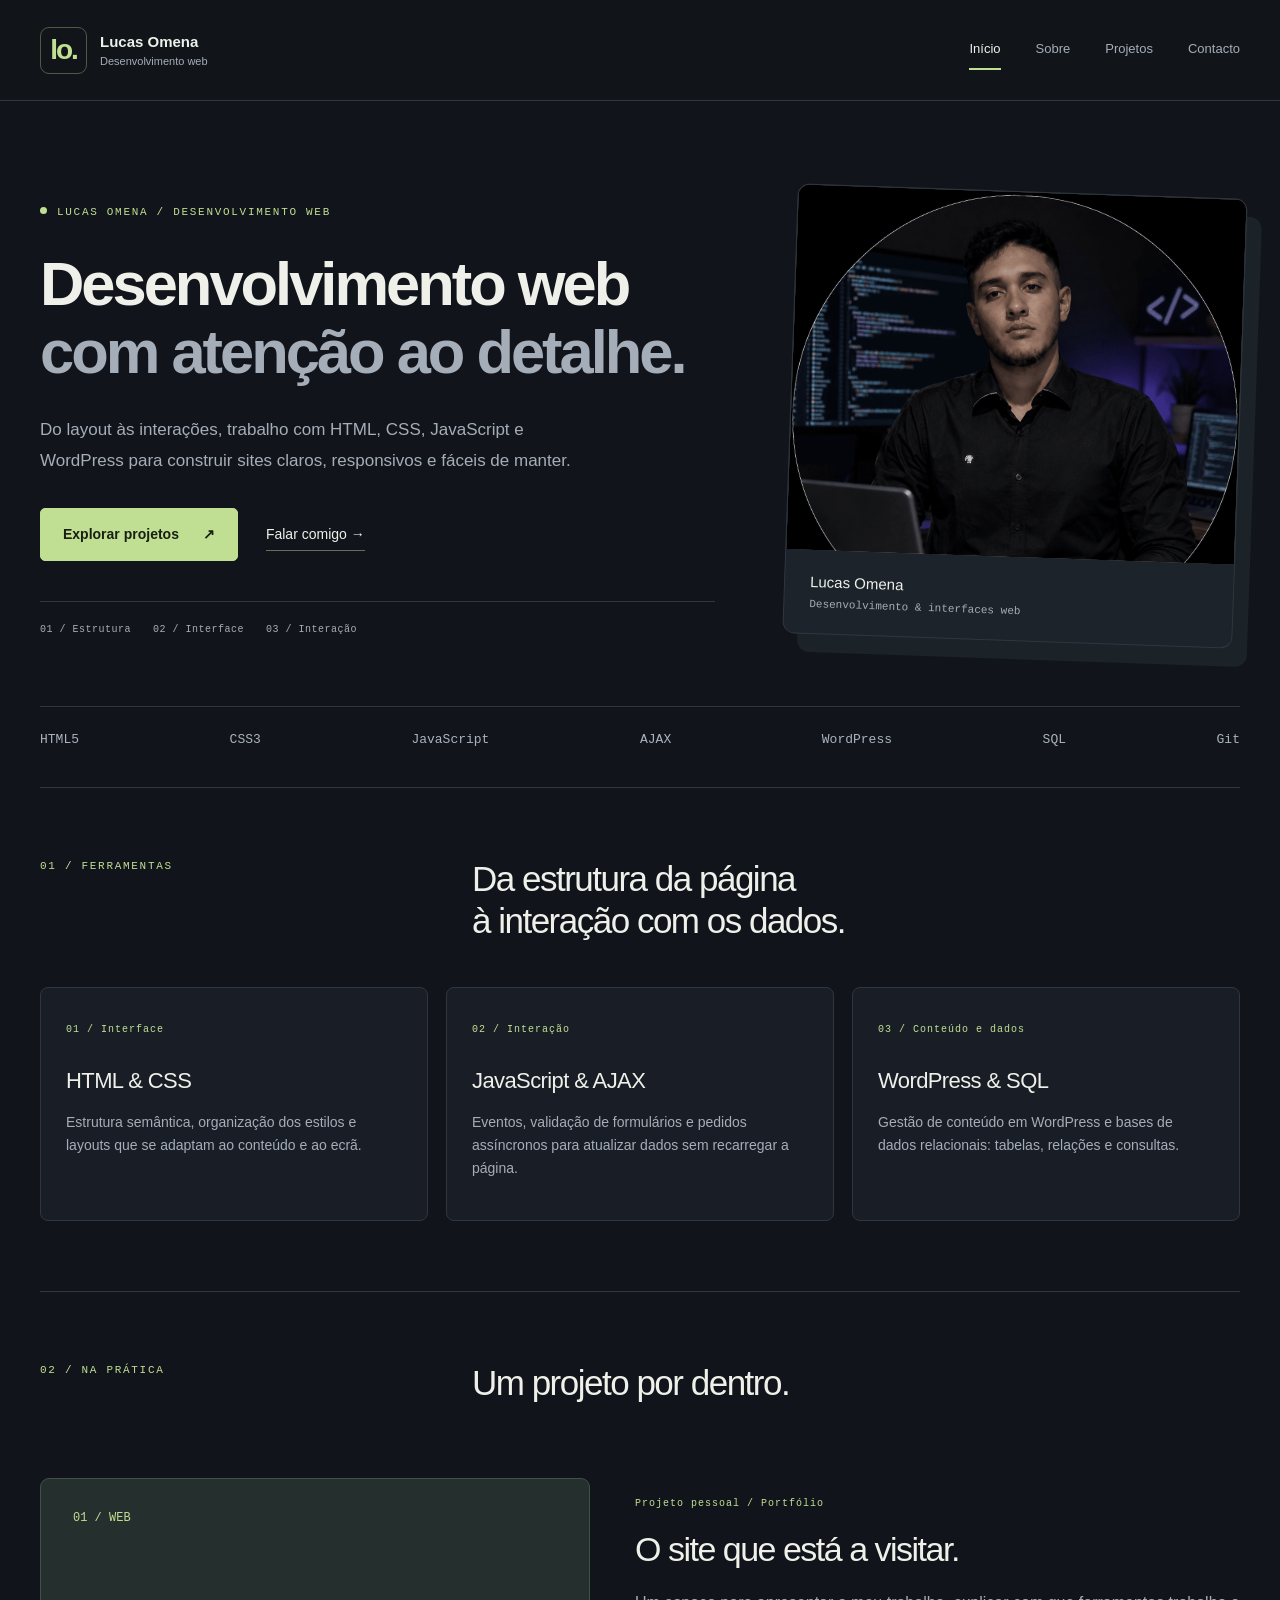
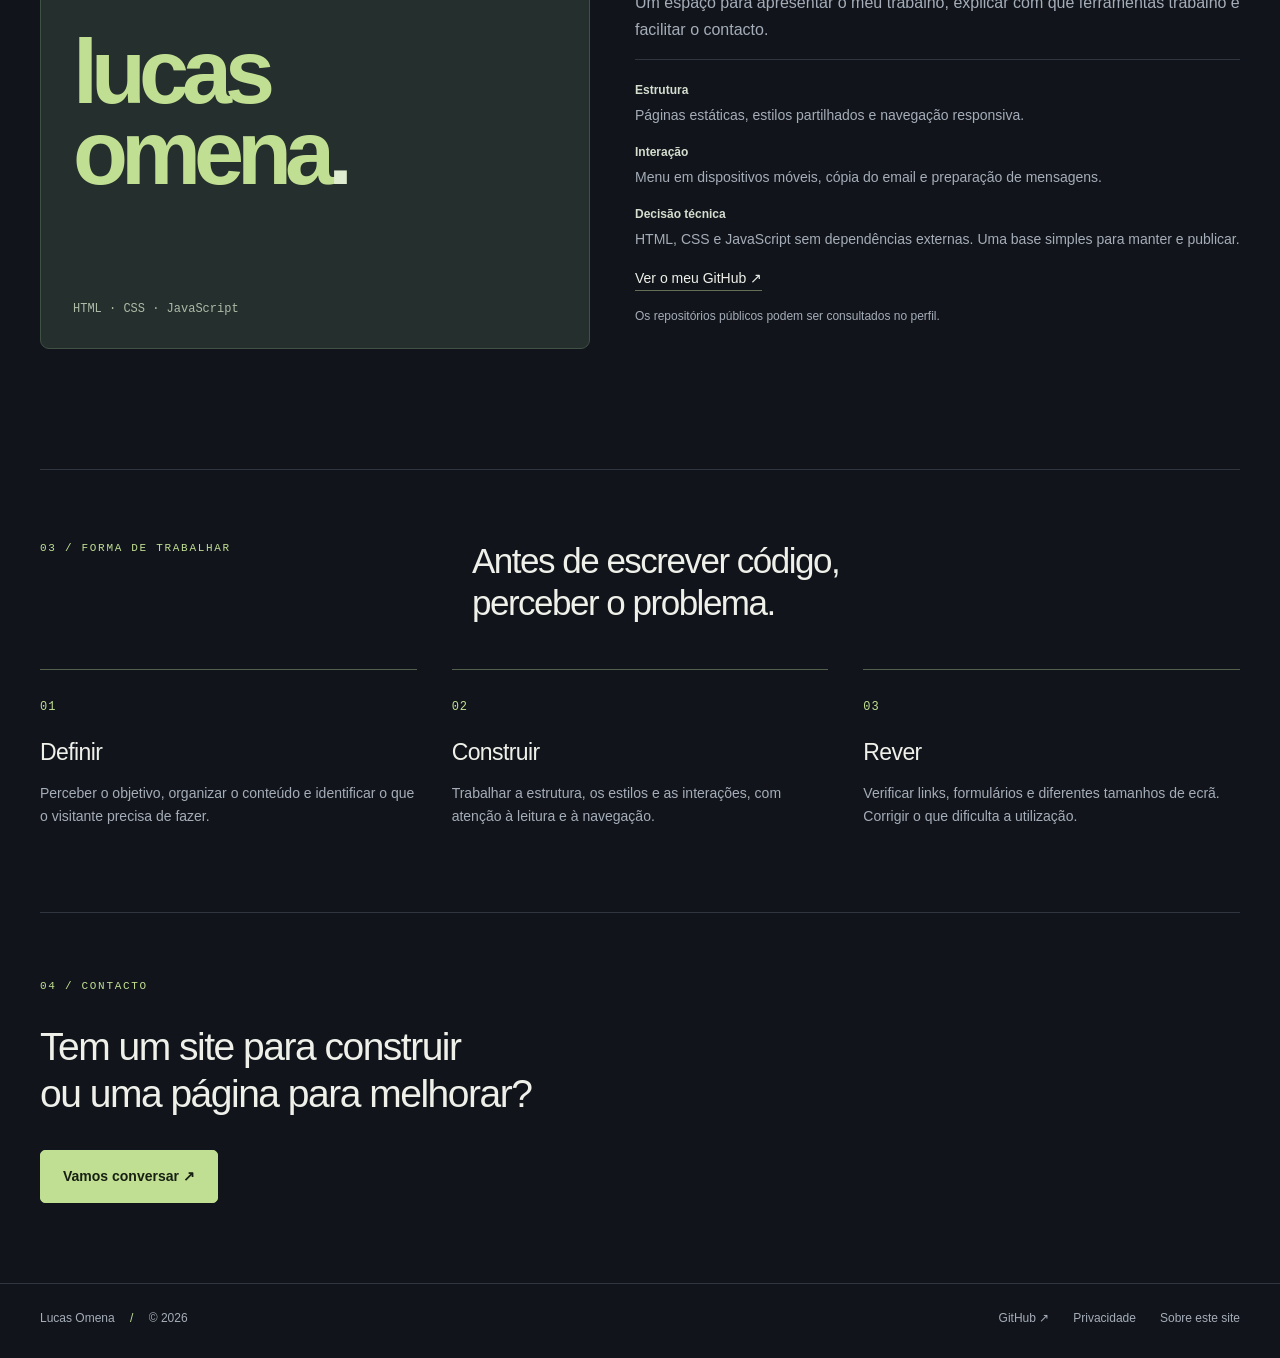
<file: index.html>
<!doctype html>
<html lang="pt"><head><meta charset="utf-8"><meta name="viewport" content="width=device-width,initial-scale=1"><meta name="description" content="Lucas Omena — desenvolvimento web, interfaces responsivas, JavaScript, WordPress e SQL. Conheça o trabalho e entre em contacto."><meta name="color-scheme" content="dark"><link rel="icon" href="imagens/favicon.svg" type="image/svg+xml"><title>Desenvolvimento web · Lucas Omena</title><link rel="stylesheet" href="css/styles.css"><script src="js/main.js" defer></script></head><body><a class="skip" href="#conteudo">Saltar para o conteúdo</a><header class="header"><div class="wrap top"><a class="brand" href="index.html"><span class="brand-mark" aria-hidden="true">lo.</span><span class="brand-name">Lucas Omena<small>Desenvolvimento web</small></span></a><button class="menu" aria-expanded="false" aria-controls="nav">Menu</button><nav id="nav" aria-label="Principal"><a href="index.html" aria-current="page">Início</a><a href="sobre.html">Sobre</a><a href="projects.html">Projetos</a><a href="contactos.html">Contacto</a></nav></div></header><main id="conteudo" class="wrap"><section class="hero"><div><p class="eyebrow">Lucas Omena / Desenvolvimento web</p><h1>Desenvolvimento web<br><span>com atenção ao detalhe.</span></h1><p class="lead">Do layout às interações, trabalho com HTML, CSS, JavaScript e WordPress para construir sites claros, responsivos e fáceis de manter.</p><div class="actions"><a class="button" href="projects.html">Explorar projetos <span>↗</span></a><a class="text-link" href="contactos.html">Falar comigo →</a></div><div class="techline mono"><span>01 / Estrutura</span><span>02 / Interface</span><span>03 / Interação</span></div></div><aside class="portrait"><img src="imagens/lucas.png" alt="Lucas Omena" width="560" height="640"><div><strong>Lucas Omena</strong><span>Desenvolvimento & interfaces web</span></div></aside></section><div class="stack-strip" aria-label="Tecnologias"><span>HTML5</span><span>CSS3</span><span>JavaScript</span><span>AJAX</span><span>WordPress</span><span>SQL</span><span>Git</span></div><section class="section"><div class="section-title"><p class="eyebrow">01 / Ferramentas</p><h2>Da estrutura da página<br>à interação com os dados.</h2></div><div class="skills"><article><span class="mono">01 / Interface</span><h3>HTML & CSS</h3><p>Estrutura semântica, organização dos estilos e layouts que se adaptam ao conteúdo e ao ecrã.</p></article><article><span class="mono">02 / Interação</span><h3>JavaScript & AJAX</h3><p>Eventos, validação de formulários e pedidos assíncronos para atualizar dados sem recarregar a página.</p></article><article><span class="mono">03 / Conteúdo e dados</span><h3>WordPress & SQL</h3><p>Gestão de conteúdo em WordPress e bases de dados relacionais: tabelas, relações e consultas.</p></article></div></section><section class="section"><div class="section-title"><p class="eyebrow">02 / Na prática</p><h2>Um projeto por dentro.</h2></div><article class="project"><div class="project-art" aria-hidden="true"><span>01 / WEB</span><div>lucas<br>omena<span class="dot">.</span></div><small>HTML · CSS · JavaScript</small></div><div class="project-info"><span class="mono">Projeto pessoal / Portfólio</span><h2>O site que está a visitar.</h2><p>Um espaço para apresentar o meu trabalho, explicar com que ferramentas trabalho e facilitar o contacto.</p><dl><dt>Estrutura</dt><dd>Páginas estáticas, estilos partilhados e navegação responsiva.</dd><dt>Interação</dt><dd>Menu em dispositivos móveis, cópia do email e preparação de mensagens.</dd><dt>Decisão técnica</dt><dd>HTML, CSS e JavaScript sem dependências externas. Uma base simples para manter e publicar.</dd></dl><a class="text-link" href="https://github.com/lucasomena920-lab">Ver o meu GitHub ↗</a><p class="note">Os repositórios públicos podem ser consultados no perfil.</p></div></article></section><section class="section workflow"><div class="section-title"><p class="eyebrow">03 / Forma de trabalhar</p><h2>Antes de escrever código,<br>perceber o problema.</h2></div><div class="steps"><article><span class="mono">01</span><h3>Definir</h3><p>Perceber o objetivo, organizar o conteúdo e identificar o que o visitante precisa de fazer.</p></article><article><span class="mono">02</span><h3>Construir</h3><p>Trabalhar a estrutura, os estilos e as interações, com atenção à leitura e à navegação.</p></article><article><span class="mono">03</span><h3>Rever</h3><p>Verificar links, formulários e diferentes tamanhos de ecrã. Corrigir o que dificulta a utilização.</p></article></div></section><section class="closing"><p class="eyebrow">04 / Contacto</p><h2>Tem um site para construir<br>ou uma página para melhorar?</h2><a class="button" href="contactos.html">Vamos conversar ↗</a></section></main><footer class="wrap footer"><span>Lucas Omena <span class="footer-dot">/</span> © 2026</span><div><a href="https://github.com/lucasomena920-lab">GitHub ↗</a><a href="politica-privacidade.html">Privacidade</a><a href="termos-utilizacao.html">Sobre este site</a></div></footer></body></html>
</file>
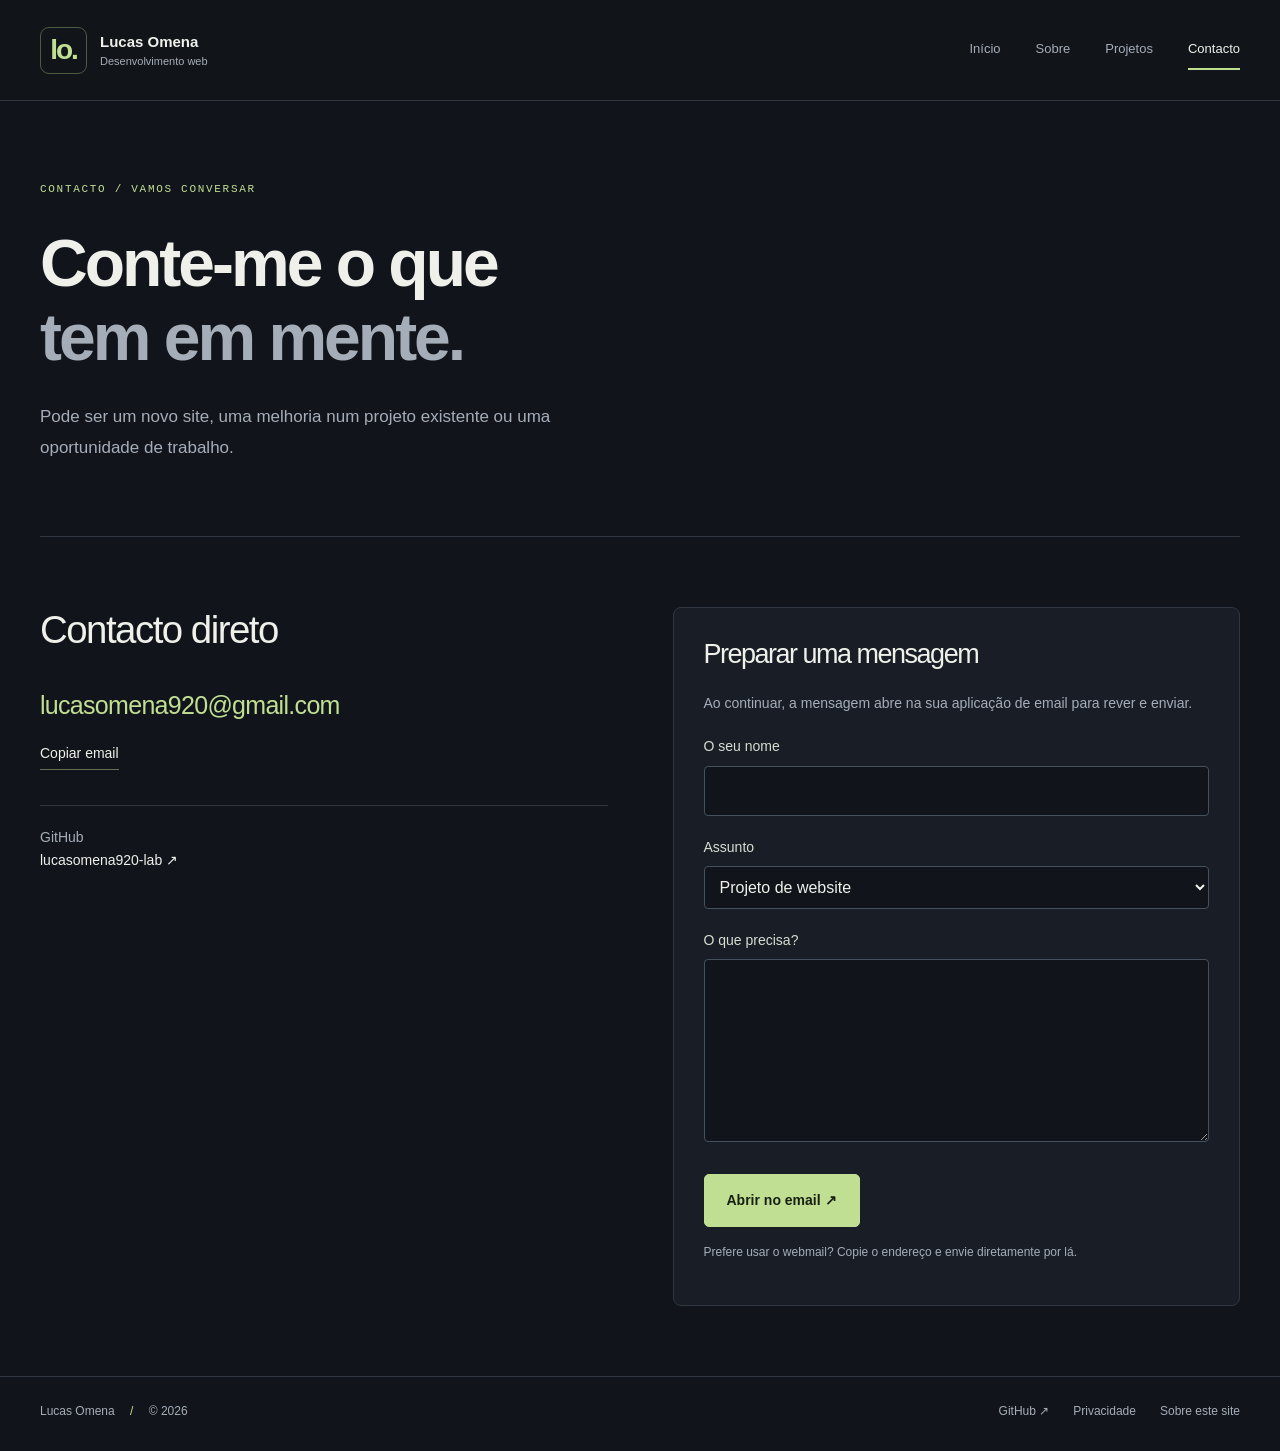
<file: contactos.html>
<!doctype html>
<html lang="pt"><head><meta charset="utf-8"><meta name="viewport" content="width=device-width,initial-scale=1"><meta name="description" content="Lucas Omena — desenvolvimento web, interfaces responsivas, JavaScript, WordPress e SQL. Conheça o trabalho e entre em contacto."><meta name="color-scheme" content="dark"><link rel="icon" href="imagens/favicon.svg" type="image/svg+xml"><title>Contacto · Lucas Omena</title><link rel="stylesheet" href="css/styles.css"><script src="js/main.js" defer></script></head><body><a class="skip" href="#conteudo">Saltar para o conteúdo</a><header class="header"><div class="wrap top"><a class="brand" href="index.html"><span class="brand-mark" aria-hidden="true">lo.</span><span class="brand-name">Lucas Omena<small>Desenvolvimento web</small></span></a><button class="menu" aria-expanded="false" aria-controls="nav">Menu</button><nav id="nav" aria-label="Principal"><a href="index.html">Início</a><a href="sobre.html">Sobre</a><a href="projects.html">Projetos</a><a href="contactos.html" aria-current="page">Contacto</a></nav></div></header><main id="conteudo" class="wrap"><section class="page-head"><p class="eyebrow">Contacto / Vamos conversar</p><h1>Conte-me o que<br><span>tem em mente.</span></h1><p class="lead">Pode ser um novo site, uma melhoria num projeto existente ou uma oportunidade de trabalho.</p></section><section class="contact-grid section"><div><h2>Contacto direto</h2><a class="email" href="mailto:lucasomena920@gmail.com">lucasomena920@gmail.com</a><button class="text-link copy" type="button">Copiar email</button><p id="copy-status" role="status"></p><a class="contact-row" href="https://github.com/lucasomena920-lab"><span>GitHub</span><strong>lucasomena920-lab ↗</strong></a></div><form id="contact-form"><h2>Preparar uma mensagem</h2><p>Ao continuar, a mensagem abre na sua aplicação de email para rever e enviar.</p><label for="name">O seu nome</label><input id="name" name="name" autocomplete="name" maxlength="100" required><label for="subject">Assunto</label><select id="subject" name="subject"><option>Projeto de website</option><option>Melhorias num site</option><option>Oportunidade de trabalho</option><option>Outro assunto</option></select><label for="message">O que precisa?</label><textarea id="message" name="message" rows="6" minlength="10" maxlength="4000" required></textarea><button class="button" type="submit">Abrir no email ↗</button><p class="note">Prefere usar o webmail? Copie o endereço e envie diretamente por lá.</p><noscript><p>Use o endereço de email ao lado para enviar a sua mensagem.</p></noscript></form></section></main><footer class="wrap footer"><span>Lucas Omena <span class="footer-dot">/</span> © 2026</span><div><a href="https://github.com/lucasomena920-lab">GitHub ↗</a><a href="politica-privacidade.html">Privacidade</a><a href="termos-utilizacao.html">Sobre este site</a></div></footer></body></html>
</file>
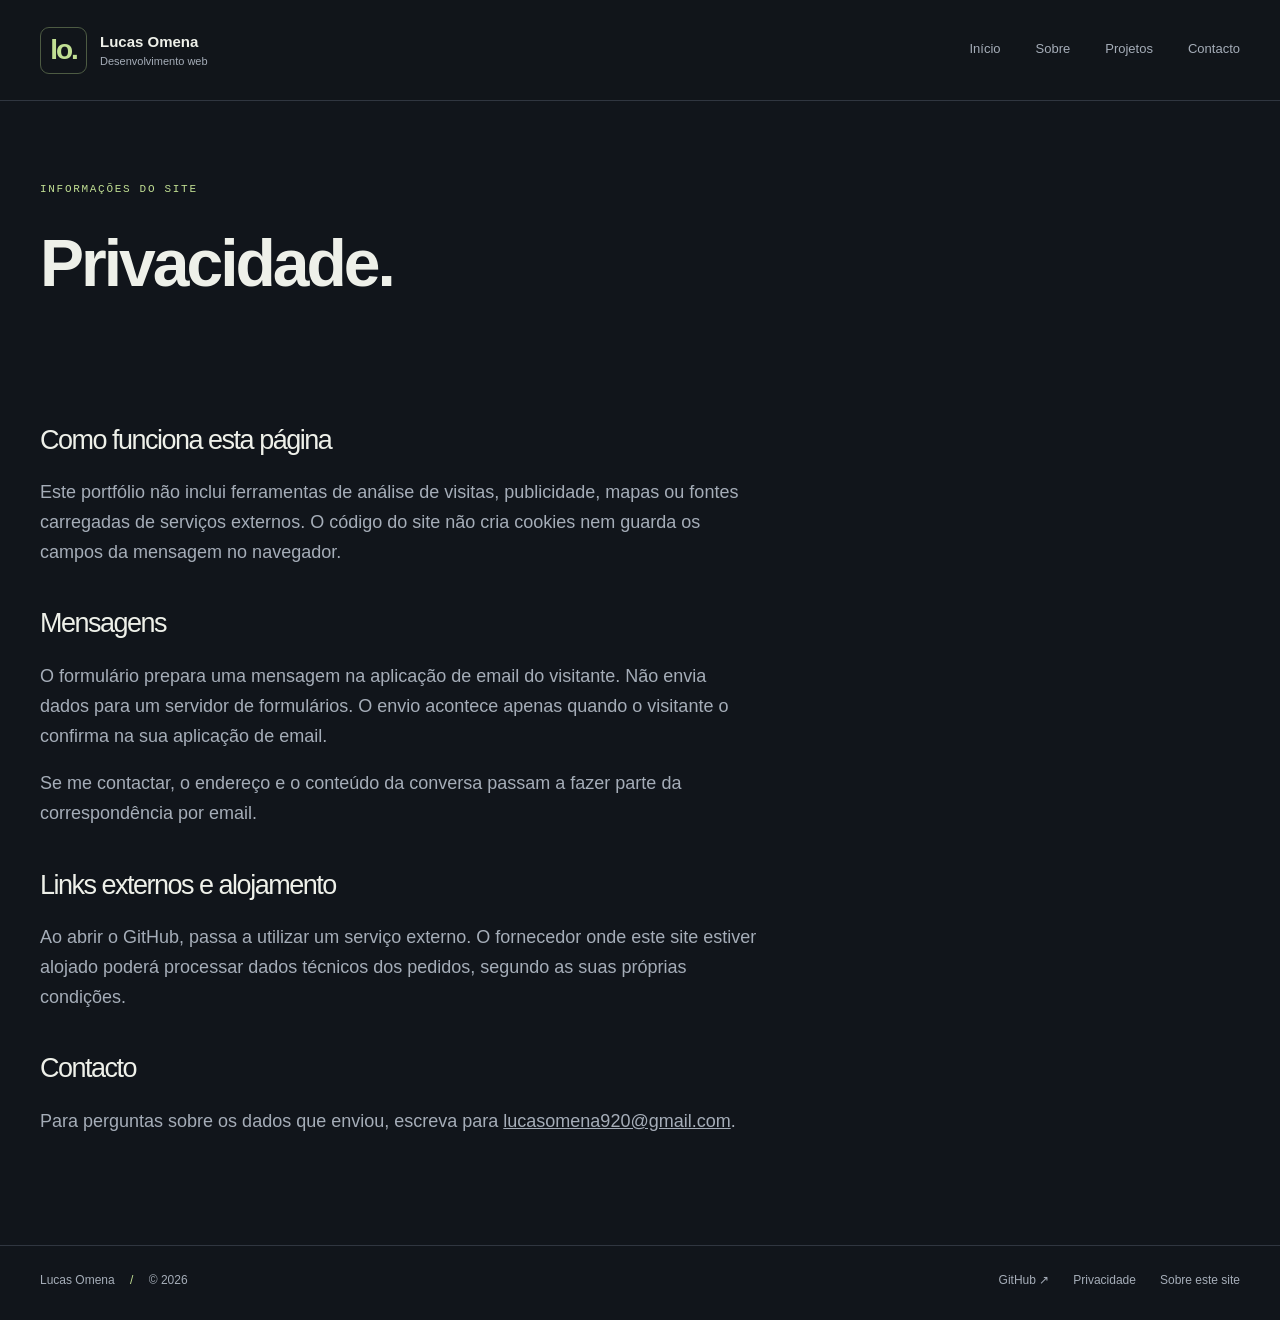
<file: politica-privacidade.html>
<!doctype html>
<html lang="pt"><head><meta charset="utf-8"><meta name="viewport" content="width=device-width,initial-scale=1"><meta name="description" content="Lucas Omena — desenvolvimento web, interfaces responsivas, JavaScript, WordPress e SQL. Conheça o trabalho e entre em contacto."><meta name="color-scheme" content="dark"><link rel="icon" href="imagens/favicon.svg" type="image/svg+xml"><title>Privacidade · Lucas Omena</title><link rel="stylesheet" href="css/styles.css"><script src="js/main.js" defer></script></head><body><a class="skip" href="#conteudo">Saltar para o conteúdo</a><header class="header"><div class="wrap top"><a class="brand" href="index.html"><span class="brand-mark" aria-hidden="true">lo.</span><span class="brand-name">Lucas Omena<small>Desenvolvimento web</small></span></a><button class="menu" aria-expanded="false" aria-controls="nav">Menu</button><nav id="nav" aria-label="Principal"><a href="index.html">Início</a><a href="sobre.html">Sobre</a><a href="projects.html">Projetos</a><a href="contactos.html">Contacto</a></nav></div></header><main id="conteudo" class="wrap"><section class="page-head"><p class="eyebrow">Informações do site</p><h1>Privacidade.</h1></section><article class="prose legal"><h2>Como funciona esta página</h2><p>Este portfólio não inclui ferramentas de análise de visitas, publicidade, mapas ou fontes carregadas de serviços externos. O código do site não cria cookies nem guarda os campos da mensagem no navegador.</p><h2>Mensagens</h2><p>O formulário prepara uma mensagem na aplicação de email do visitante. Não envia dados para um servidor de formulários. O envio acontece apenas quando o visitante o confirma na sua aplicação de email.</p><p>Se me contactar, o endereço e o conteúdo da conversa passam a fazer parte da correspondência por email.</p><h2>Links externos e alojamento</h2><p>Ao abrir o GitHub, passa a utilizar um serviço externo. O fornecedor onde este site estiver alojado poderá processar dados técnicos dos pedidos, segundo as suas próprias condições.</p><h2>Contacto</h2><p>Para perguntas sobre os dados que enviou, escreva para <a href="mailto:lucasomena920@gmail.com">lucasomena920@gmail.com</a>.</p></article></main><footer class="wrap footer"><span>Lucas Omena <span class="footer-dot">/</span> © 2026</span><div><a href="https://github.com/lucasomena920-lab">GitHub ↗</a><a href="politica-privacidade.html">Privacidade</a><a href="termos-utilizacao.html">Sobre este site</a></div></footer></body></html>
</file>
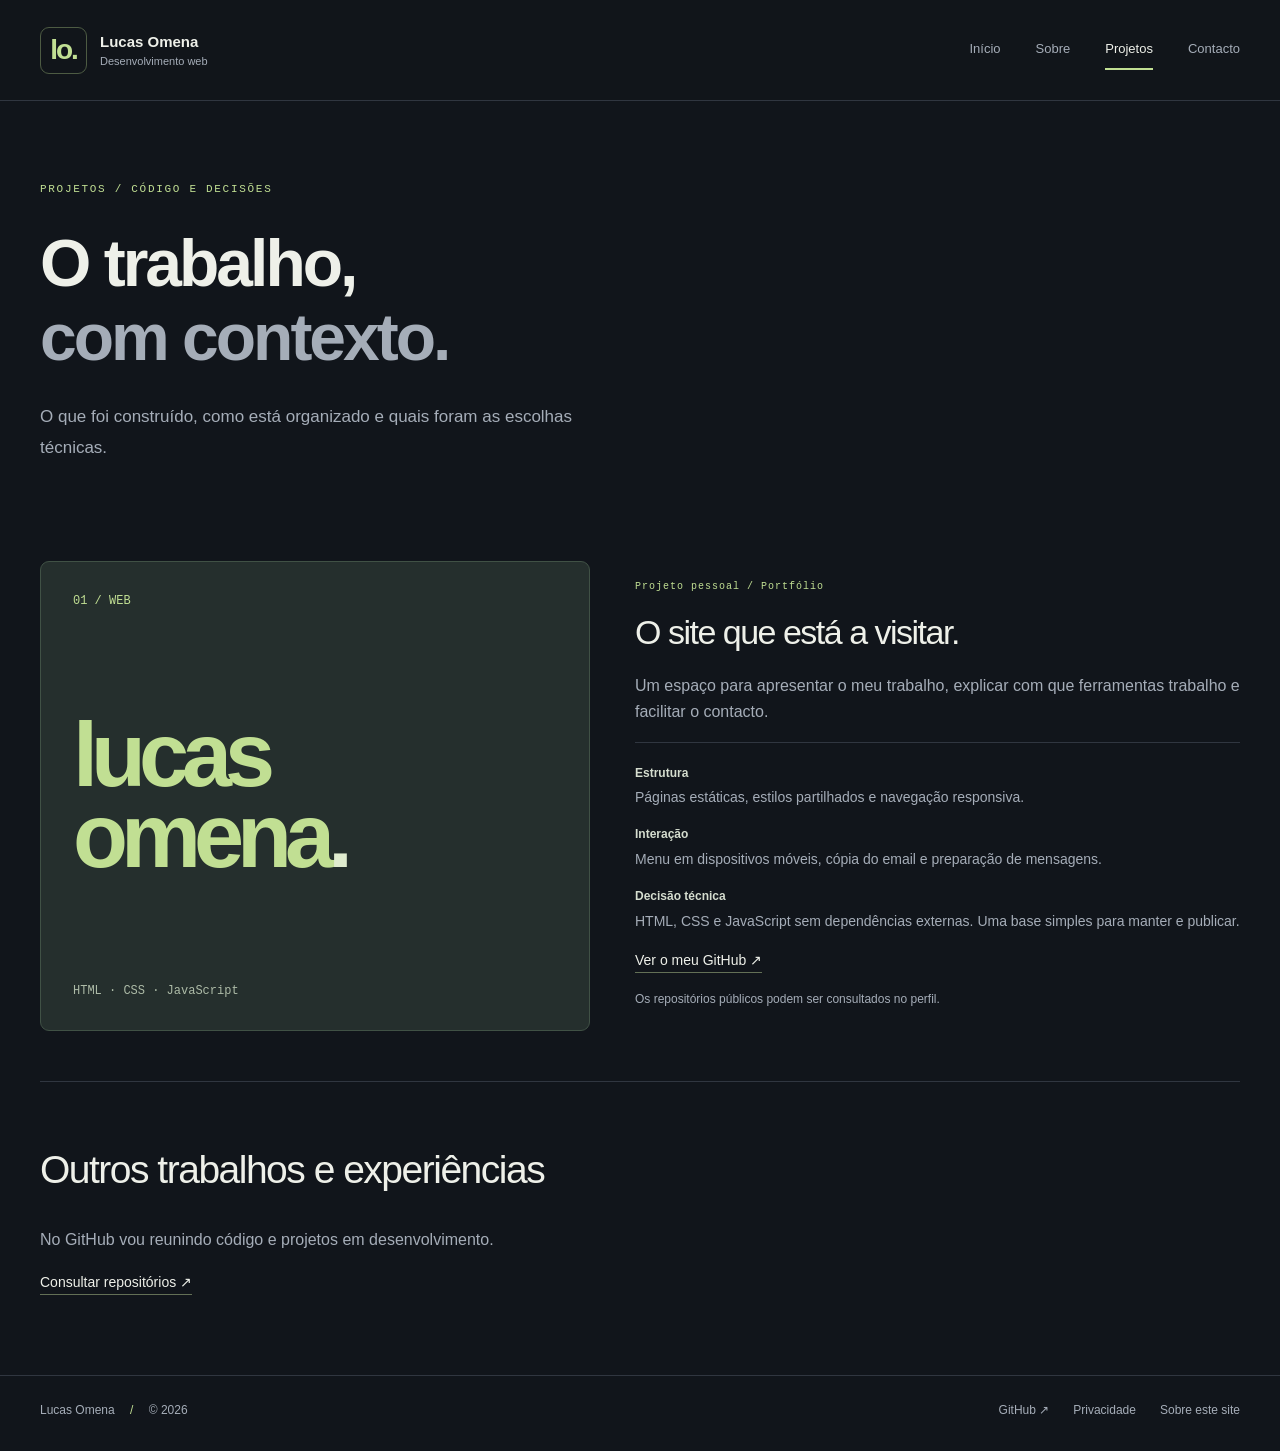
<file: projects.html>
<!doctype html>
<html lang="pt"><head><meta charset="utf-8"><meta name="viewport" content="width=device-width,initial-scale=1"><meta name="description" content="Lucas Omena — desenvolvimento web, interfaces responsivas, JavaScript, WordPress e SQL. Conheça o trabalho e entre em contacto."><meta name="color-scheme" content="dark"><link rel="icon" href="imagens/favicon.svg" type="image/svg+xml"><title>Projetos · Lucas Omena</title><link rel="stylesheet" href="css/styles.css"><script src="js/main.js" defer></script></head><body><a class="skip" href="#conteudo">Saltar para o conteúdo</a><header class="header"><div class="wrap top"><a class="brand" href="index.html"><span class="brand-mark" aria-hidden="true">lo.</span><span class="brand-name">Lucas Omena<small>Desenvolvimento web</small></span></a><button class="menu" aria-expanded="false" aria-controls="nav">Menu</button><nav id="nav" aria-label="Principal"><a href="index.html">Início</a><a href="sobre.html">Sobre</a><a href="projects.html" aria-current="page">Projetos</a><a href="contactos.html">Contacto</a></nav></div></header><main id="conteudo" class="wrap"><section class="page-head"><p class="eyebrow">Projetos / Código e decisões</p><h1>O trabalho,<br><span>com contexto.</span></h1><p class="lead">O que foi construído, como está organizado e quais foram as escolhas técnicas.</p></section><article class="project"><div class="project-art" aria-hidden="true"><span>01 / WEB</span><div>lucas<br>omena<span class="dot">.</span></div><small>HTML · CSS · JavaScript</small></div><div class="project-info"><span class="mono">Projeto pessoal / Portfólio</span><h2>O site que está a visitar.</h2><p>Um espaço para apresentar o meu trabalho, explicar com que ferramentas trabalho e facilitar o contacto.</p><dl><dt>Estrutura</dt><dd>Páginas estáticas, estilos partilhados e navegação responsiva.</dd><dt>Interação</dt><dd>Menu em dispositivos móveis, cópia do email e preparação de mensagens.</dd><dt>Decisão técnica</dt><dd>HTML, CSS e JavaScript sem dependências externas. Uma base simples para manter e publicar.</dd></dl><a class="text-link" href="https://github.com/lucasomena920-lab">Ver o meu GitHub ↗</a><p class="note">Os repositórios públicos podem ser consultados no perfil.</p></div></article><section class="closing"><h2>Outros trabalhos e experiências</h2><p>No GitHub vou reunindo código e projetos em desenvolvimento.</p><a class="text-link" href="https://github.com/lucasomena920-lab">Consultar repositórios ↗</a></section></main><footer class="wrap footer"><span>Lucas Omena <span class="footer-dot">/</span> © 2026</span><div><a href="https://github.com/lucasomena920-lab">GitHub ↗</a><a href="politica-privacidade.html">Privacidade</a><a href="termos-utilizacao.html">Sobre este site</a></div></footer></body></html>
</file>
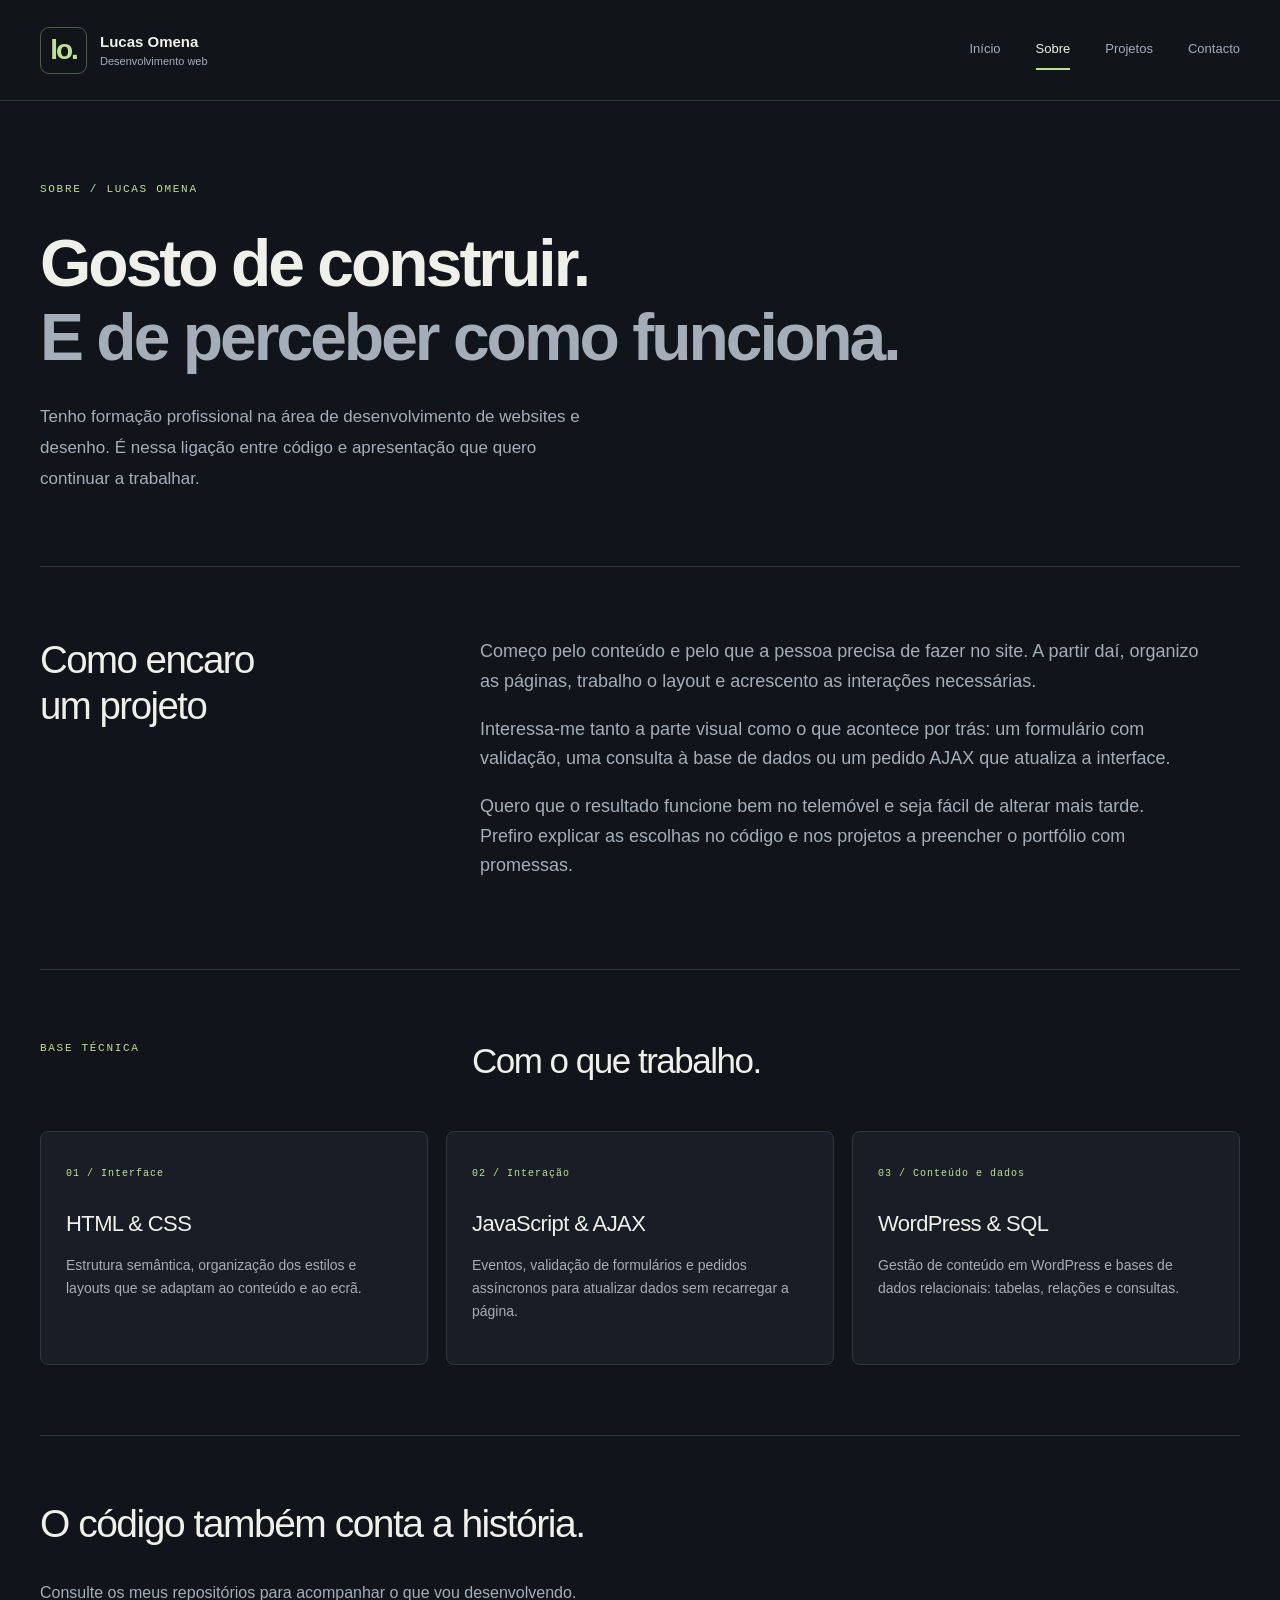
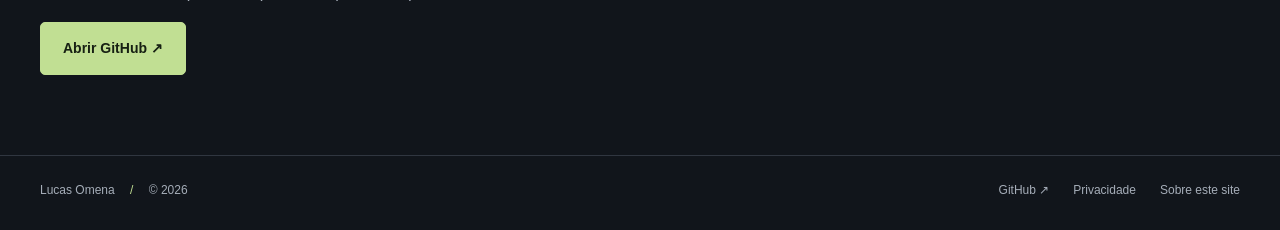
<file: sobre.html>
<!doctype html>
<html lang="pt"><head><meta charset="utf-8"><meta name="viewport" content="width=device-width,initial-scale=1"><meta name="description" content="Lucas Omena — desenvolvimento web, interfaces responsivas, JavaScript, WordPress e SQL. Conheça o trabalho e entre em contacto."><meta name="color-scheme" content="dark"><link rel="icon" href="imagens/favicon.svg" type="image/svg+xml"><title>Sobre · Lucas Omena</title><link rel="stylesheet" href="css/styles.css"><script src="js/main.js" defer></script></head><body><a class="skip" href="#conteudo">Saltar para o conteúdo</a><header class="header"><div class="wrap top"><a class="brand" href="index.html"><span class="brand-mark" aria-hidden="true">lo.</span><span class="brand-name">Lucas Omena<small>Desenvolvimento web</small></span></a><button class="menu" aria-expanded="false" aria-controls="nav">Menu</button><nav id="nav" aria-label="Principal"><a href="index.html">Início</a><a href="sobre.html" aria-current="page">Sobre</a><a href="projects.html">Projetos</a><a href="contactos.html">Contacto</a></nav></div></header><main id="conteudo" class="wrap"><section class="page-head"><p class="eyebrow">Sobre / Lucas Omena</p><h1>Gosto de construir.<br><span>E de perceber como funciona.</span></h1><p class="lead">Tenho formação profissional na área de desenvolvimento de websites e desenho. É nessa ligação entre código e apresentação que quero continuar a trabalhar.</p></section><section class="about-grid section"><h2>Como encaro<br>um projeto</h2><div class="prose"><p>Começo pelo conteúdo e pelo que a pessoa precisa de fazer no site. A partir daí, organizo as páginas, trabalho o layout e acrescento as interações necessárias.</p><p>Interessa-me tanto a parte visual como o que acontece por trás: um formulário com validação, uma consulta à base de dados ou um pedido AJAX que atualiza a interface.</p><p>Quero que o resultado funcione bem no telemóvel e seja fácil de alterar mais tarde. Prefiro explicar as escolhas no código e nos projetos a preencher o portfólio com promessas.</p></div></section><section class="section"><div class="section-title"><p class="eyebrow">Base técnica</p><h2>Com o que trabalho.</h2></div><div class="skills"><article><span class="mono">01 / Interface</span><h3>HTML & CSS</h3><p>Estrutura semântica, organização dos estilos e layouts que se adaptam ao conteúdo e ao ecrã.</p></article><article><span class="mono">02 / Interação</span><h3>JavaScript & AJAX</h3><p>Eventos, validação de formulários e pedidos assíncronos para atualizar dados sem recarregar a página.</p></article><article><span class="mono">03 / Conteúdo e dados</span><h3>WordPress & SQL</h3><p>Gestão de conteúdo em WordPress e bases de dados relacionais: tabelas, relações e consultas.</p></article></div></section><section class="closing"><h2>O código também conta a história.</h2><p>Consulte os meus repositórios para acompanhar o que vou desenvolvendo.</p><a class="button" href="https://github.com/lucasomena920-lab">Abrir GitHub ↗</a></section></main><footer class="wrap footer"><span>Lucas Omena <span class="footer-dot">/</span> © 2026</span><div><a href="https://github.com/lucasomena920-lab">GitHub ↗</a><a href="politica-privacidade.html">Privacidade</a><a href="termos-utilizacao.html">Sobre este site</a></div></footer></body></html>
</file>
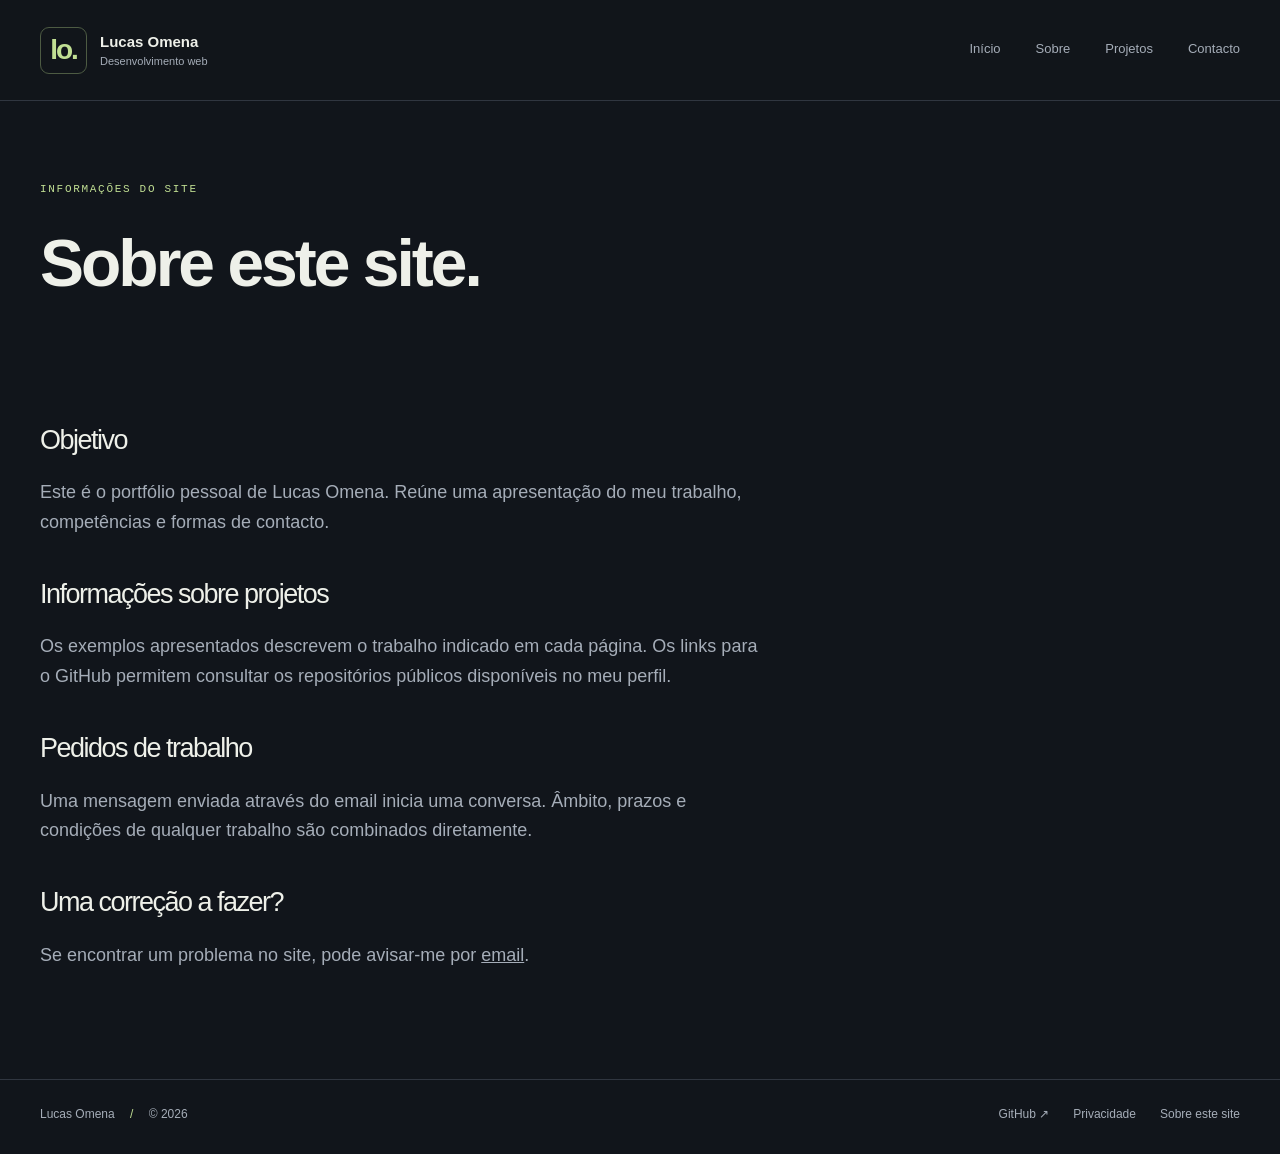
<file: termos-utilizacao.html>
<!doctype html>
<html lang="pt"><head><meta charset="utf-8"><meta name="viewport" content="width=device-width,initial-scale=1"><meta name="description" content="Lucas Omena — desenvolvimento web, interfaces responsivas, JavaScript, WordPress e SQL. Conheça o trabalho e entre em contacto."><meta name="color-scheme" content="dark"><link rel="icon" href="imagens/favicon.svg" type="image/svg+xml"><title>Sobre este site · Lucas Omena</title><link rel="stylesheet" href="css/styles.css"><script src="js/main.js" defer></script></head><body><a class="skip" href="#conteudo">Saltar para o conteúdo</a><header class="header"><div class="wrap top"><a class="brand" href="index.html"><span class="brand-mark" aria-hidden="true">lo.</span><span class="brand-name">Lucas Omena<small>Desenvolvimento web</small></span></a><button class="menu" aria-expanded="false" aria-controls="nav">Menu</button><nav id="nav" aria-label="Principal"><a href="index.html">Início</a><a href="sobre.html">Sobre</a><a href="projects.html">Projetos</a><a href="contactos.html">Contacto</a></nav></div></header><main id="conteudo" class="wrap"><section class="page-head"><p class="eyebrow">Informações do site</p><h1>Sobre este site.</h1></section><article class="prose legal"><h2>Objetivo</h2><p>Este é o portfólio pessoal de Lucas Omena. Reúne uma apresentação do meu trabalho, competências e formas de contacto.</p><h2>Informações sobre projetos</h2><p>Os exemplos apresentados descrevem o trabalho indicado em cada página. Os links para o GitHub permitem consultar os repositórios públicos disponíveis no meu perfil.</p><h2>Pedidos de trabalho</h2><p>Uma mensagem enviada através do email inicia uma conversa. Âmbito, prazos e condições de qualquer trabalho são combinados diretamente.</p><h2>Uma correção a fazer?</h2><p>Se encontrar um problema no site, pode avisar-me por <a href="mailto:lucasomena920@gmail.com">email</a>.</p></article></main><footer class="wrap footer"><span>Lucas Omena <span class="footer-dot">/</span> © 2026</span><div><a href="https://github.com/lucasomena920-lab">GitHub ↗</a><a href="politica-privacidade.html">Privacidade</a><a href="termos-utilizacao.html">Sobre este site</a></div></footer></body></html>
</file>
<file: css/styles.css>
*{box-sizing:border-box}html{scroll-behavior:smooth}body{margin:0;background:#f7f7f2;color:#202923;font:16px/1.65 Arial,Helvetica,sans-serif}a{color:inherit;text-decoration:none}button,input,textarea,select{font:inherit}a,button,input,select,textarea{-webkit-tap-highlight-color:transparent}a:focus-visible,button:focus-visible,input:focus-visible,textarea:focus-visible,select:focus-visible{outline:3px solid #24724b;outline-offset:5px}.wrap{max-width:1200px;margin:auto;padding-left:40px;padding-right:40px}.header{border-bottom:1px solid #d9dfd5}.top{display:flex;justify-content:space-between;align-items:center;min-height:105px;gap:30px}.brand{font-size:21px;letter-spacing:-.8px;font-weight:700}.brand span{display:block;font:11px/1.5 monospace;letter-spacing:.5px;color:#647063}nav{display:flex;gap:32px;font-size:14px}nav a{padding:8px 0;border-bottom:2px solid transparent}nav a:hover,nav a[aria-current]{border-color:#286346}.menu{display:none}.hero{display:grid;grid-template-columns:1.5fr 1fr;gap:70px;align-items:center;padding-top:85px;padding-bottom:85px}.eyebrow,.mono{font:12px/1.6 monospace;letter-spacing:1px}.eyebrow{text-transform:uppercase;color:#53644f;margin:0 0 28px}h1,h2,h3,p{margin-top:0}h1{font-size:clamp(42px,5vw,68px);line-height:1.08;letter-spacing:-3px;margin-bottom:28px;font-weight:500}h1 span{color:#697666}h2{font-size:clamp(28px,3vw,40px);line-height:1.2;letter-spacing:-1.4px;font-weight:500}h3{font-size:23px;font-weight:500;letter-spacing:-.6px;margin:22px 0 12px}.lead{max-width:600px;font-size:18px;color:#586257;line-height:1.8}.actions{display:flex;align-items:center;gap:28px;margin:32px 0 40px}.button{display:inline-flex;align-items:center;justify-content:space-between;gap:24px;padding:13px 21px;background:#244f38;color:#fff;border:1px solid #244f38;border-radius:3px;cursor:pointer;font-size:14px}.button:hover{background:#183c29}.text-link{font-size:14px;border:0;border-bottom:1px solid #8b9887;padding:4px 0;background:none;cursor:pointer}.techline{border-top:1px solid #d9dfd5;padding-top:20px;letter-spacing:0;color:#65705f}.portrait{position:relative;background:#e3e7dc;border-radius:3px;overflow:hidden}.portrait img{display:block;width:100%;height:390px;object-fit:cover;object-position:center top;filter:saturate(.6)}.portrait>div{padding:19px 22px;display:flex;flex-direction:column}.portrait strong{font-size:15px}.portrait span{font:11px/1.7 monospace;color:#56644f}.section{border-top:1px solid #d9dfd5;padding:60px 0}.section-title{display:flex;justify-content:space-between;gap:30px;margin-bottom:35px}.section-title h2{width:64%;margin-bottom:0}.skills{display:grid;grid-template-columns:repeat(3,1fr);gap:40px}.skills article{border-top:2px solid #9eac94;padding-top:18px}.skills p{color:#596454;font-size:15px}.skills .mono{color:#687660}.project{display:grid;grid-template-columns:1fr 1.1fr;gap:55px;padding:25px 0 50px}.project-art{background:#e2e7dc;padding:30px;display:flex;flex-direction:column;justify-content:space-between;min-height:390px;color:#254431;border:1px solid #d4ddcf}.project-art>span,.project-art small{font:12px monospace}.project-art>div{font-size:77px;line-height:.9;letter-spacing:-6px}.dot{color:#75885c}.project-info{padding:10px 0}.project-info h2{margin:15px 0 20px}.project-info p{color:#596454}dl{font-size:14px}dt{font-weight:700;margin-top:16px}dd{margin:3px 0;color:#596454}.note{font-size:12px!important;margin-top:16px;color:#687066}.closing{border-top:1px solid #d9dfd5;padding:65px 0 80px}.closing h2{max-width:760px}.closing p{color:#596454}.footer{display:flex;justify-content:space-between;gap:20px;padding-top:25px;padding-bottom:30px;border-top:1px solid #d9dfd5;font:12px/1.6 monospace;color:#64705d}.footer>div{display:flex;gap:24px}.page-head{padding:80px 0 55px;max-width:870px}.about-grid{display:grid;grid-template-columns:1fr 2fr;gap:60px}.prose{max-width:720px;font-size:18px;color:#53604f}.prose h2{color:#202923;font-size:27px;margin-top:40px}.legal{padding-bottom:90px}.legal a{text-decoration:underline}.contact-grid{display:grid;grid-template-columns:1fr 1fr;gap:65px}.email{display:block;font-size:clamp(16px,2.1vw,25px);letter-spacing:-.7px;margin:25px 0 12px;overflow-wrap:anywhere}.copy{display:block}.contact-row{display:flex;flex-direction:column;border-top:1px solid #d9dfd5;margin-top:35px;padding-top:20px;font-size:14px}.contact-row span{color:#697660}.contact-row strong{font-weight:400}form{background:#eeefe8;padding:30px}form h2{font-size:27px}form p{font-size:14px;color:#596454}label{display:block;font-size:14px;margin:20px 0 7px}input,textarea,select{width:100%;border:1px solid #aeb7a5;background:#fafbf6;border-radius:2px;padding:11px;color:#202923}textarea{resize:vertical}form .button{margin-top:24px}.skip{position:absolute;left:20px;top:-100px;background:#fff;padding:10px;z-index:9}.skip:focus{top:10px}@media(max-width:850px){.wrap{padding-left:24px;padding-right:24px}.hero{gap:30px;grid-template-columns:1.4fr 1fr}.portrait img{height:330px}h1{letter-spacing:-2px}.skills{gap:22px}.project{gap:28px}.project-art>div{font-size:60px}.contact-grid{gap:30px}.footer>div{gap:12px}}@media(max-width:640px){.top{min-height:85px;flex-wrap:wrap;gap:0}.brand{font-size:20px}.menu{display:block;border:1px solid #aeb7a5;background:none;padding:6px 12px;font-size:13px}nav{width:100%;justify-content:space-between;gap:10px;padding:16px 0}body.js nav{display:none}body.js nav.open{display:flex}.hero{grid-template-columns:1fr;padding-top:45px;padding-bottom:45px;gap:35px}h1{font-size:43px}.lead{font-size:17px}.portrait{max-width:400px}.portrait img{height:330px}.skills,.project,.contact-grid,.about-grid{grid-template-columns:1fr}.skills{gap:25px}.section{padding:40px 0}.section-title{display:block}.section-title h2{width:auto}.section-title .eyebrow{margin-bottom:15px}.project-art{min-height:300px}.project-art>div{font-size:75px}.page-head{padding:50px 0 35px}.footer{flex-direction:column}.footer>div{flex-wrap:wrap}.actions{gap:20px}.closing{padding:45px 0}.about-grid{gap:10px}form{padding:23px}.eyebrow{font-size:11px}.techline{font-size:10px}}@media(prefers-reduced-motion:reduce){html{scroll-behavior:auto}}
/* Visual identity: ink surfaces, restrained lime accent, editorial spacing. */
:root{--bg:#11151b;--surface:#191e26;--line:#303640;--ink:#eef0e9;--muted:#a5adb8;--accent:#c1df93}
body{background:var(--bg);color:var(--ink);font-family:Inter,"Segoe UI",Arial,sans-serif}.wrap{max-width:1280px}.header{border-color:var(--line);background:#11151bf5}.top{min-height:100px}.brand{display:flex;align-items:center;gap:13px;letter-spacing:0}.brand .brand-mark{font:700 28px/1 "Segoe UI",sans-serif;letter-spacing:-2px;color:var(--accent);border:1px solid #4d5b43;border-radius:9px;width:47px;height:47px;display:grid;place-items:center}.brand .brand-name{font:600 15px/1.5 "Segoe UI",sans-serif;color:var(--ink);letter-spacing:0}.brand small{display:block;font-size:11px;font-weight:400;color:var(--muted)}nav{font-size:13px;gap:35px}nav a{color:var(--muted)}nav a:hover,nav a[aria-current]{color:var(--ink);border-color:var(--accent)}.hero{grid-template-columns:1.5fr 1fr;gap:75px;padding-top:90px;padding-bottom:65px}h1{font-weight:600;font-size:clamp(42px,4.8vw,66px);letter-spacing:-3px;line-height:1.12}h1 span{color:var(--muted)}h2{font-weight:500;letter-spacing:-1.5px}.eyebrow{color:var(--accent);font-size:11px;letter-spacing:1.7px}.hero .eyebrow:before{content:"";display:inline-block;width:7px;height:7px;background:var(--accent);border-radius:50%;margin-right:10px;vertical-align:1px}.lead{font-size:17px;color:var(--muted);max-width:570px}.button{background:var(--accent);border-color:var(--accent);color:#172013;font-weight:600;border-radius:5px;padding:14px 22px;transition:background .18s,transform .18s}.button:hover{background:#d3ecaf;transform:translateY(-2px)}.text-link{color:var(--ink);border-color:#637056}.techline{display:flex;flex-wrap:wrap;gap:22px;border-color:var(--line);font-size:10px;letter-spacing:.5px;color:var(--muted)}.portrait{border:1px solid var(--line);border-radius:12px;background:#252c32;transform:rotate(2deg);box-shadow:15px 18px 0 #1b2228}.portrait img{height:365px;filter:saturate(.55);background:#c8cec1}.portrait>div{background:#1c232b;padding:20px 25px}.portrait strong{color:var(--ink);font-weight:500}.portrait span{color:var(--muted);font-size:11px}.stack-strip{display:flex;justify-content:space-between;flex-wrap:wrap;gap:20px;border-top:1px solid var(--line);padding:25px 0 40px;color:#aab3bf;font:13px monospace}.section{border-color:var(--line);padding:70px 0}.section-title{margin-bottom:45px}.section-title h2{font-size:35px}.skills{gap:18px}.skills article{border:1px solid var(--line);border-radius:8px;background:var(--surface);padding:26px 25px;transition:border-color .2s}.skills article:hover{border-color:#82976b}.skills h3{font-size:22px}.skills p,.project-info p,dd,.closing p,form p{color:var(--muted)}.skills .mono{font-size:10px;color:var(--accent);letter-spacing:1px}.skills p{font-size:14px}.project{gap:45px}.project-art{background:#252f2d;border:1px solid #405145;border-radius:9px;min-height:400px;color:var(--accent);padding:32px}.project-art>div{font-size:90px;letter-spacing:-7px;font-weight:600}.project-art small{color:#adbba7}.dot{color:#e0eccf}.project-info .mono{color:var(--accent);font-size:10px}.project-info h2{font-size:34px}.project-info dl{border-top:1px solid var(--line);padding-top:5px}dt{font-size:12px;color:#d5ddcf}dd{font-size:14px}.note{color:var(--muted)}.steps{display:grid;grid-template-columns:repeat(3,1fr);gap:35px}.steps article{border-top:1px solid #53604b;padding-top:22px}.steps .mono{color:var(--accent)}.steps h3{margin:16px 0 10px}.steps p{font-size:14px;color:var(--muted)}.closing{border-color:var(--line);padding:65px 0 80px}.closing h2{font-size:39px}.closing .eyebrow{color:var(--accent)}.footer{color:var(--muted);border-color:var(--line);font-family:"Segoe UI",sans-serif}.footer a:hover{color:var(--accent)}.footer-dot{margin:0 12px;color:var(--accent)}.prose{color:var(--muted)}.prose h2{color:var(--ink)}.contact-row{border-color:var(--line)}.contact-row span{color:var(--muted)}.email{color:var(--accent)}form{background:var(--surface);border:1px solid var(--line);border-radius:8px}input,textarea,select{background:var(--bg);border-color:#45505d;color:var(--ink);border-radius:4px}label{color:#d5ddd0}.menu{color:var(--ink);border-color:var(--line);border-radius:4px}.skip{background:var(--accent);color:#11151b}a:focus-visible,button:focus-visible,input:focus-visible,textarea:focus-visible,select:focus-visible{outline-color:var(--accent)}
@media(min-width:1000px){.hero>div{padding-top:10px}.page-head h1{font-size:66px}}
@media(max-width:850px){.hero{gap:35px}.portrait img{height:310px}.project-art>div{font-size:68px}.brand .brand-name{font-size:14px}.section-title h2{font-size:31px}}
@media(max-width:640px){.hero{grid-template-columns:1fr;padding-top:45px;gap:40px}h1{font-size:43px;letter-spacing:-2px}.portrait{width:calc(100% - 15px);max-width:370px;transform:rotate(1deg)}.portrait img{height:310px}.stack-strip{padding:30px 0;justify-content:flex-start;gap:16px 25px;font-size:12px}.skills,.steps{grid-template-columns:1fr}.section{padding:45px 0}.section-title h2{font-size:30px}.project-art{min-height:310px}.project-art>div{font-size:78px}.steps{gap:20px}.steps article{padding-top:17px}.steps h3{margin-top:10px}.closing h2{font-size:31px}.top{min-height:85px}.techline{gap:17px;font-size:9px}.brand .brand-mark{width:40px;height:40px;font-size:25px}.page-head h1{font-size:42px}.footer{font-size:12px}}
@media(prefers-reduced-motion:reduce){.button,.skills article{transition:none}.button:hover{transform:none}}
</file>
